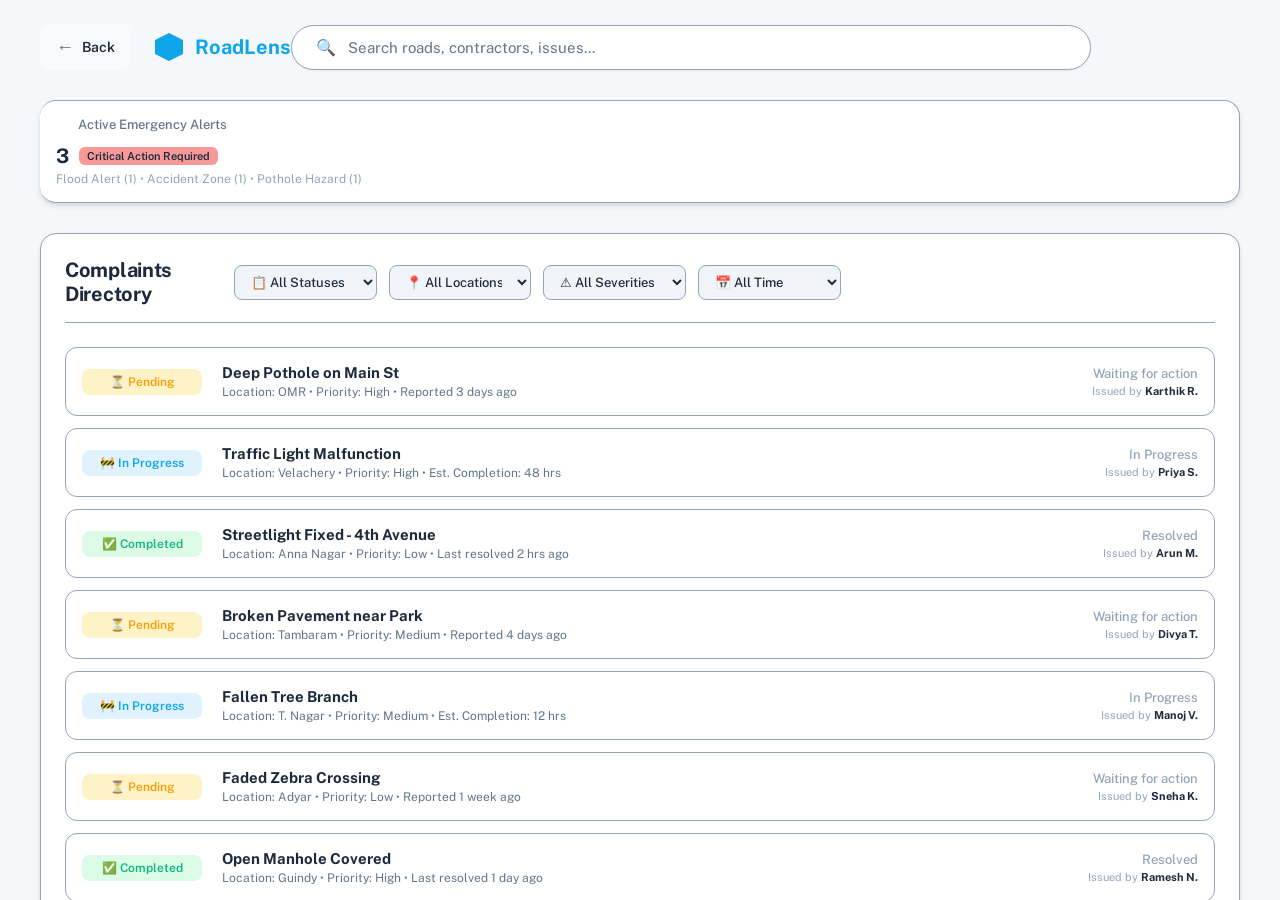
<file: roadlens-sidebar/index.html>
<!DOCTYPE html>
<html lang="en">
<head>
  <meta charset="UTF-8">
  <meta name="viewport" content="width=device-width, initial-scale=1.0">
  <title>RoadLens - Recent Complaints</title>
  <link rel="stylesheet" href="style.css">
  <link href="https://fonts.googleapis.com/css2?family=Public+Sans:wght@400;500;600;700&display=swap" rel="stylesheet">
</head>
<body>
  
  <!-- Main Content -->
  <main class="main-content">
    
    <!-- Top Header -->
    <header class="top-header" style="display: grid; grid-template-columns: 1fr auto 1fr; align-items: center;">
      <div style="display: flex; align-items: center; gap: 24px; justify-content: flex-start;">
        <a href="javascript:history.back()" class="nav-link back-btn" style="text-decoration: none; color: var(--text-dark); font-weight: 600; display: flex; align-items: center; gap: 8px;">
          <span class="icon">←</span> Back
        </a>
        <div class="logo" style="display: flex; align-items: center; gap: 12px;">
          <div class="logo-icon" style="width: 28px; height: 28px; background: var(--primary-blue); clip-path: polygon(50% 0%, 100% 25%, 100% 75%, 50% 100%, 0% 75%, 0% 25%);"></div>
          <h2 style="font-size: 20px; font-weight: 700; color: var(--primary-blue); margin: 0;">RoadLens</h2>
        </div>
      </div>

      <div class="search-bar">
        <span class="search-icon">🔍</span>
        <input type="text" placeholder="Search roads, contractors, issues...">
      </div>
      
      <!-- Empty div to balance grid -->
      <div></div>
    </header>

    <!-- Top Metric Boxes -->
    <!-- AntiGravity Integration: Dynamic emergency alerts binding goes here -->
    <div class="top-boxes single-header">
      <!-- Emergency Alerts - Now full width -->
      <div class="metric-card emergency-card full-width">
        <div class="metric-header">
          <div class="status-dot pulsing-red"></div>
          <span class="metric-title">Active Emergency Alerts</span>
        </div>
        <div class="metric-value">3 <span class="trend critical-subtle">Critical Action Required</span></div>
        <div class="metric-subtext">Flood Alert (1) • Accident Zone (1) • Pothole Hazard (1)</div>
      </div>
    </div>

    <!-- Complaints List Area -->
    <div class="content-section">
      <div class="section-header">
        <h3>Complaints Directory</h3>
        
        <!-- Filters -->
        <div class="filters">
          <div class="dropdown-filters">
            <!-- AntiGravity Integration: Populate filter options dynamically -->
            <select id="statusFilter" class="filter-select">
              <option value="all">📋 All Statuses</option>
              <option value="pending">⏳ Pending (42)</option>
              <option value="ongoing">🚧 In Progress (18)</option>
              <option value="completed">✅ Completed (320)</option>
            </select>

            <select id="locationFilter" class="filter-select">
              <option value="all">📍 All Locations</option>
              <option value="adyar">Adyar</option>
              <option value="anna-nagar">Anna Nagar</option>
              <option value="guindy">Guindy</option>
              <option value="omr">OMR</option>
              <option value="t-nagar">T. Nagar</option>
              <option value="tambaram">Tambaram</option>
              <option value="thiruvanmiyur">Thiruvanmiyur</option>
              <option value="velachery">Velachery</option>
            </select>

            <select id="severityFilter" class="filter-select">
              <option value="all">⚠ All Severities</option>
              <option value="high">High Priority</option>
              <option value="medium">Medium Priority</option>
              <option value="low">Low Priority</option>
            </select>
            
            <select id="dateFilter" class="filter-select">
              <option value="all">📅 All Time</option>
              <option value="today">Today</option>
              <option value="week">Last 7 Days</option>
              <option value="month">This Month</option>
            </select>
          </div>
        </div>
      </div>

      <div class="complaints-list">
        <!-- AntiGravity Integration: Render these items using standard component mapping -->
        <!-- List Item: Pending -->
        <div class="complaint-item" data-status="pending" data-location="omr" data-severity="high" data-date="3">
          <div class="item-status pending-bg">⏳ Pending</div>
          <div class="item-details">
            <h4>Deep Pothole on Main St</h4>
            <p>Location: OMR • Priority: High • Reported 3 days ago</p>
          </div>
          <div class="item-meta">
            <div class="meta-status">Waiting for action</div>
            <div class="issuer">Issued by <strong>Karthik R.</strong></div>
          </div>
        </div>

        <!-- List Item: Ongoing -->
        <div class="complaint-item" data-status="ongoing" data-location="velachery" data-severity="high" data-date="2">
          <div class="item-status ongoing-bg">🚧 In Progress</div>
          <div class="item-details">
            <h4>Traffic Light Malfunction</h4>
            <p>Location: Velachery • Priority: High • Est. Completion: 48 hrs</p>
          </div>
          <div class="item-meta">
            <div class="meta-status">In Progress</div>
            <div class="issuer">Issued by <strong>Priya S.</strong></div>
          </div>
        </div>

        <!-- List Item: Completed -->
        <div class="complaint-item" data-status="completed" data-location="anna-nagar" data-severity="low" data-date="0">
          <div class="item-status completed-bg">✅ Completed</div>
          <div class="item-details">
            <h4>Streetlight Fixed - 4th Avenue</h4>
            <p>Location: Anna Nagar • Priority: Low • Last resolved 2 hrs ago</p>
          </div>
          <div class="item-meta">
            <div class="meta-status">Resolved</div>
            <div class="issuer">Issued by <strong>Arun M.</strong></div>
          </div>
        </div>
        
        <!-- List Item: Pending -->
        <div class="complaint-item" data-status="pending" data-location="tambaram" data-severity="medium" data-date="4">
          <div class="item-status pending-bg">⏳ Pending</div>
          <div class="item-details">
            <h4>Broken Pavement near Park</h4>
            <p>Location: Tambaram • Priority: Medium • Reported 4 days ago</p>
          </div>
          <div class="item-meta">
            <div class="meta-status">Waiting for action</div>
            <div class="issuer">Issued by <strong>Divya T.</strong></div>
          </div>
        </div>

        <!-- List Item: Ongoing -->
        <div class="complaint-item" data-status="ongoing" data-location="t-nagar" data-severity="medium" data-date="1">
          <div class="item-status ongoing-bg">🚧 In Progress</div>
          <div class="item-details">
            <h4>Fallen Tree Branch</h4>
            <p>Location: T. Nagar • Priority: Medium • Est. Completion: 12 hrs</p>
          </div>
          <div class="item-meta">
            <div class="meta-status">In Progress</div>
            <div class="issuer">Issued by <strong>Manoj V.</strong></div>
          </div>
        </div>

        <!-- List Item: Pending -->
        <div class="complaint-item" data-status="pending" data-location="adyar" data-severity="low" data-date="7">
          <div class="item-status pending-bg">⏳ Pending</div>
          <div class="item-details">
            <h4>Faded Zebra Crossing</h4>
            <p>Location: Adyar • Priority: Low • Reported 1 week ago</p>
          </div>
          <div class="item-meta">
            <div class="meta-status">Waiting for action</div>
            <div class="issuer">Issued by <strong>Sneha K.</strong></div>
          </div>
        </div>

        <!-- List Item: Completed -->
        <div class="complaint-item" data-status="completed" data-location="guindy" data-severity="high" data-date="1">
          <div class="item-status completed-bg">✅ Completed</div>
          <div class="item-details">
            <h4>Open Manhole Covered</h4>
            <p>Location: Guindy • Priority: High • Last resolved 1 day ago</p>
          </div>
          <div class="item-meta">
            <div class="meta-status">Resolved</div>
            <div class="issuer">Issued by <strong>Ramesh N.</strong></div>
          </div>
        </div>

        <!-- List Item: Pending -->
        <div class="complaint-item" data-status="pending" data-location="thiruvanmiyur" data-severity="high" data-date="0">
          <div class="item-status pending-bg">⏳ Pending</div>
          <div class="item-details">
            <h4>Severe Waterlogging</h4>
            <p>Location: Thiruvanmiyur • Priority: High • Reported 5 hrs ago</p>
          </div>
          <div class="item-meta">
            <div class="meta-status">Waiting for action</div>
            <div class="issuer">Issued by <strong>Anita R.</strong></div>
          </div>
        </div>

        <div id="noRecordsMessage" style="display: none; text-align: center; padding: 40px; color: var(--text-muted); font-size: 14px;">
          No records found matching the selected filters.
        </div>
      </div>
    </div>
  </main>

  <script src="script.js"></script>
</body>
</html>
</file>
<file: roadlens-sidebar/style.css>
:root {
  --bg-main: #f4f8fb;
  /* Light blue-ish grey background from photo */
  --bg-sidebar: #ffffff;
  --bg-card: #ffffff;

  --primary-blue: #0ea5e9;
  --primary-blue-hover: #0284c7;

  --text-dark: #1e293b;
  --text-muted: #64748b;
  --text-light: #94a3b8;

  --color-green: #10b981;
  --color-orange: #f59e0b;
  --color-gold: #eab308;

  --border-light: #94a3b8;
  /* Slate 400 - darker gray outline */

  --shadow-sm: 0 1px 2px 0 rgba(0, 0, 0, 0.05);
  --shadow-md: 0 4px 6px -1px rgba(0, 0, 0, 0.1), 0 2px 4px -1px rgba(0, 0, 0, 0.06);
}

* {
  margin: 0;
  padding: 0;
  box-sizing: border-box;
  font-family: 'Public Sans', -apple-system, BlinkMacSystemFont, "Segoe UI", sans-serif;
}

body {
  background-color: var(--bg-main);
  color: var(--text-dark);
  display: flex;
  height: 100vh;
  overflow: hidden;
  -webkit-font-smoothing: antialiased;
  -moz-osx-font-smoothing: grayscale;
}

/* SIDEBAR */
.sidebar {
  width: 250px;
  background: var(--bg-sidebar);
  display: flex;
  flex-direction: column;
  padding: 24px 20px;
  box-shadow: 2px 0 10px rgba(0, 0, 0, 0.03);
  z-index: 10;
}

.sidebar-header {
  margin-bottom: 40px;
}

.logo {
  display: flex;
  align-items: center;
  gap: 12px;
}

.logo-icon {
  width: 28px;
  height: 28px;
  background: var(--primary-blue);
  clip-path: polygon(50% 0%, 100% 25%, 100% 75%, 50% 100%, 0% 75%, 0% 25%);
}

.logo h2 {
  font-size: 20px;
  font-weight: 700;
  color: var(--primary-blue);
}

.sidebar-nav {
  display: flex;
  flex-direction: column;
  gap: 8px;
  flex: 1;
}

.nav-link {
  display: flex;
  align-items: center;
  gap: 12px;
  padding: 12px 16px;
  text-decoration: none;
  color: var(--text-muted);
  font-weight: 500;
  font-size: 14px;
  border-radius: 8px;
  transition: all 0.2s ease;
}

.nav-link .icon {
  font-size: 18px;
  opacity: 0.7;
}

.nav-link:hover {
  background: #f1f5f9;
  color: var(--text-dark);
}

.nav-link.active {
  background: #f0f9ff;
  color: var(--primary-blue);
  box-shadow: 0 2px 8px rgba(14, 165, 233, 0.15);
}

.nav-link.active .icon {
  opacity: 1;
  color: var(--primary-blue);
}

.nav-link.back-btn {
  color: var(--text-dark);
  background: #f8fafc;
  font-weight: 600;
}

.nav-link.back-btn:hover {
  background: #e2e8f0;
}

.sidebar-footer {
  margin-top: auto;
}

.ai-pill {
  display: inline-flex;
  align-items: center;
  gap: 8px;
  padding: 8px 16px;
  background: #f0f9ff;
  color: var(--primary-blue);
  border-radius: 20px;
  font-size: 12px;
  font-weight: 600;
}

.ai-pill .dot {
  width: 8px;
  height: 8px;
  background: var(--primary-blue);
  border-radius: 50%;
  animation: pulse 2s infinite;
}

@keyframes pulse {
  0% {
    box-shadow: 0 0 0 0 rgba(14, 165, 233, 0.4);
  }

  70% {
    box-shadow: 0 0 0 4px rgba(14, 165, 233, 0);
  }

  100% {
    box-shadow: 0 0 0 0 rgba(14, 165, 233, 0);
  }
}

/* MAIN CONTENT */
.main-content {
  flex: 1;
  display: flex;
  flex-direction: column;
  overflow-y: auto;
  padding: 24px 40px;
}

/* HEADER */
.top-header {
  display: flex;
  justify-content: space-between;
  align-items: center;
  margin-bottom: 30px;
}

.search-bar {
  display: flex;
  align-items: center;
  background: var(--bg-card);
  padding: 12px 24px;
  border-radius: 24px;
  box-shadow: var(--shadow-sm);
  border: 1px solid var(--border-light);
  width: 800px;
  max-width: 100%;
}

.search-bar input {
  border: none;
  outline: none;
  background: transparent;
  margin-left: 12px;
  width: 100%;
  font-size: 15px;
  color: var(--text-dark);
}

.search-bar input::placeholder {
  color: var(--text-muted);
}

.header-right {
  display: flex;
  align-items: center;
  gap: 20px;
}

.transparency-index {
  background: #f0f9ff;
  color: var(--primary-blue);
  padding: 8px 16px;
  border-radius: 20px;
  font-size: 14px;
}

.notifications {
  font-size: 20px;
  position: relative;
  cursor: pointer;
}

.notifications .badge {
  position: absolute;
  top: -5px;
  right: -5px;
  background: var(--color-red);
  color: white;
  font-size: 10px;
  padding: 2px 5px;
  border-radius: 10px;
  font-weight: bold;
}

.profile-pic img {
  width: 40px;
  height: 40px;
  border-radius: 50%;
  object-fit: cover;
  border: 2px solid #fff;
  box-shadow: var(--shadow-sm);
}

.top-boxes {
  display: grid;
  grid-template-columns: 1fr 1fr;
  gap: 20px;
  margin-bottom: 30px;
  align-items: stretch;
}

.top-boxes.single-header {
  grid-template-columns: 1fr;
}

.metric-card {
  background: var(--bg-card);
  padding: 16px;
  border-radius: 16px;
  box-shadow: var(--shadow-md);
  border: 1px solid var(--border-light);
  display: flex;
  flex-direction: column;
  height: 100%;
  min-width: 0;
}

.metric-header {
  display: flex;
  align-items: center;
  gap: 10px;
  margin-bottom: 12px;
}

.status-dot {
  width: 12px;
  height: 12px;
  border-radius: 50%;
}

.pulsing-red {
  background-color: var(--color-red);
  box-shadow: 0 0 0 0 rgba(255, 16, 16, 0.7);
  animation: pulse-red 2s infinite;
}

@keyframes pulse-red {
  0% {
    box-shadow: 0 0 0 0 rgba(255, 23, 23, 0.7);
  }

  70% {
    box-shadow: 0 0 0 8px rgba(242, 69, 69, 0);
  }

  100% {
    box-shadow: 0 0 0 0 rgba(239, 68, 68, 0);
  }
}

.emergency-card {
  border-left: 4px solid var(--color-red);
}

.metric-icon {
  width: 36px;
  height: 36px;
  border-radius: 10px;
  display: flex;
  align-items: center;
  justify-content: center;
  font-size: 18px;
}

.metric-icon.activity {
  background: #e0f2fe;
  color: var(--primary-blue);
}

.metric-title {
  font-size: 13px;
  color: var(--text-muted);
  font-weight: 500;
}

.metric-value {
  font-size: 20px;
  font-weight: 700;
  margin-bottom: 4px;
  display: flex;
  align-items: center;
  gap: 10px;
  flex: 1;
}

.trend {
  font-size: 11px;
  font-weight: 600;
  padding: 3px 8px;
  border-radius: 6px;
}

.trend.critical-subtle {
  color: var(--color-red);
  background: rgba(242, 59, 59, 0.519);
}

.trend.critical {
  color: var(--color-red);
  background: #facaca;
}

.trend.positive {
  color: var(--color-green);
  background: #dcfce7;
}

.metric-subtext {
  font-size: 12px;
  color: var(--text-light);
  margin-top: auto;
}

.activity-ticker {
  background: #f8fafc;
  padding: 10px;
  border-radius: 8px;
  overflow: hidden;
  margin-top: auto;
  display: flex;
}

.ticker-content {
  display: inline-block;
  white-space: nowrap;
  font-size: 12px;
  font-weight: 500;
  color: var(--text-muted);
  animation: ticker 20s linear infinite;
}

.ticker-content span {
  padding-right: 20px;
}

@keyframes ticker {
  0% {
    transform: translateX(0);
  }

  100% {
    transform: translateX(-50%);
  }
}

/* COMPLAINTS LIST AREA */
.content-section {
  background: var(--bg-card);
  border-radius: 16px;
  padding: 24px;
  box-shadow: var(--shadow-md);
  border: 1px solid var(--border-light);
  flex: 1;
  display: flex;
  flex-direction: column;
}

.section-header {
  display: flex;
  justify-content: space-between;
  align-items: center;
  margin-bottom: 24px;
  padding-bottom: 16px;
  border-bottom: 1px solid var(--border-light);
}

.section-header h3 {
  font-size: 20px;
  font-weight: 700;
  letter-spacing: -0.3px;
  color: var(--text-dark);
}

.filters {
  display: flex;
  justify-content: space-between;
  align-items: center;
  width: 100%;
}

.filter-group {
  display: flex;
  gap: 10px;
}

.dropdown-filters {
  display: flex;
  gap: 12px;
}

.filter-select {
  background: #f1f5f9;
  border: 1px solid var(--border-light);
  padding: 8px 12px;
  border-radius: 8px;
  font-size: 13px;
  font-weight: 500;
  color: var(--text-dark);
  cursor: pointer;
  outline: none;
  transition: all 0.2s;
  flex: 1;
  /* allow spreading in flex container */
  min-width: 120px;
}

.filter-select:hover {
  background: #e2e8f0;
}

.filter-btn {
  background: #f1f5f9;
  border: 1px solid transparent;
  padding: 8px 16px;
  border-radius: 20px;
  font-size: 13px;
  font-weight: 500;
  color: var(--text-muted);
  cursor: pointer;
  transition: all 0.2s;
  display: flex;
  align-items: center;
  gap: 6px;
}

.filter-btn:hover {
  background: #e2e8f0;
}

.filter-btn.active {
  background: var(--primary-blue);
  color: #fff;
  box-shadow: 0 2px 8px rgba(14, 165, 233, 0.3);
}

.filter-btn .count {
  background: rgba(0, 0, 0, 0.1);
  padding: 2px 6px;
  border-radius: 10px;
  font-size: 11px;
}

.complaints-list {
  display: flex;
  flex-direction: column;
  gap: 12px;
  overflow-y: auto;
}

.complaint-item {
  display: flex;
  align-items: center;
  padding: 16px;
  border: 1px solid var(--border-light);
  border-radius: 12px;
  transition: all 0.2s;
}

.complaint-item:hover {
  border-color: var(--primary-blue);
  box-shadow: var(--shadow-sm);
  transform: translateY(-1px);
}

.item-status {
  padding: 6px 12px;
  border-radius: 8px;
  font-size: 12px;
  font-weight: 600;
  width: 120px;
  text-align: center;
  margin-right: 20px;
}

.pending-bg {
  background: #fef3c7;
  color: var(--color-orange);
}

.ongoing-bg {
  background: #e0f2fe;
  color: var(--primary-blue);
}

.completed-bg {
  background: #dcfce7;
  color: var(--color-green);
}

.item-details {
  flex: 1;
}

.item-details h4 {
  font-size: 15px;
  margin-bottom: 4px;
  color: var(--text-dark);
}

.item-details p {
  font-size: 12px;
  color: var(--text-muted);
}

.item-meta {
  font-size: 13px;
  color: var(--text-light);
  text-align: right;
  display: flex;
  flex-direction: column;
  gap: 4px;
}

.meta-status {
  font-weight: 500;
}

.issuer {
  font-size: 11px;
}

.issuer strong {
  color: var(--text-dark);
}
</file>
